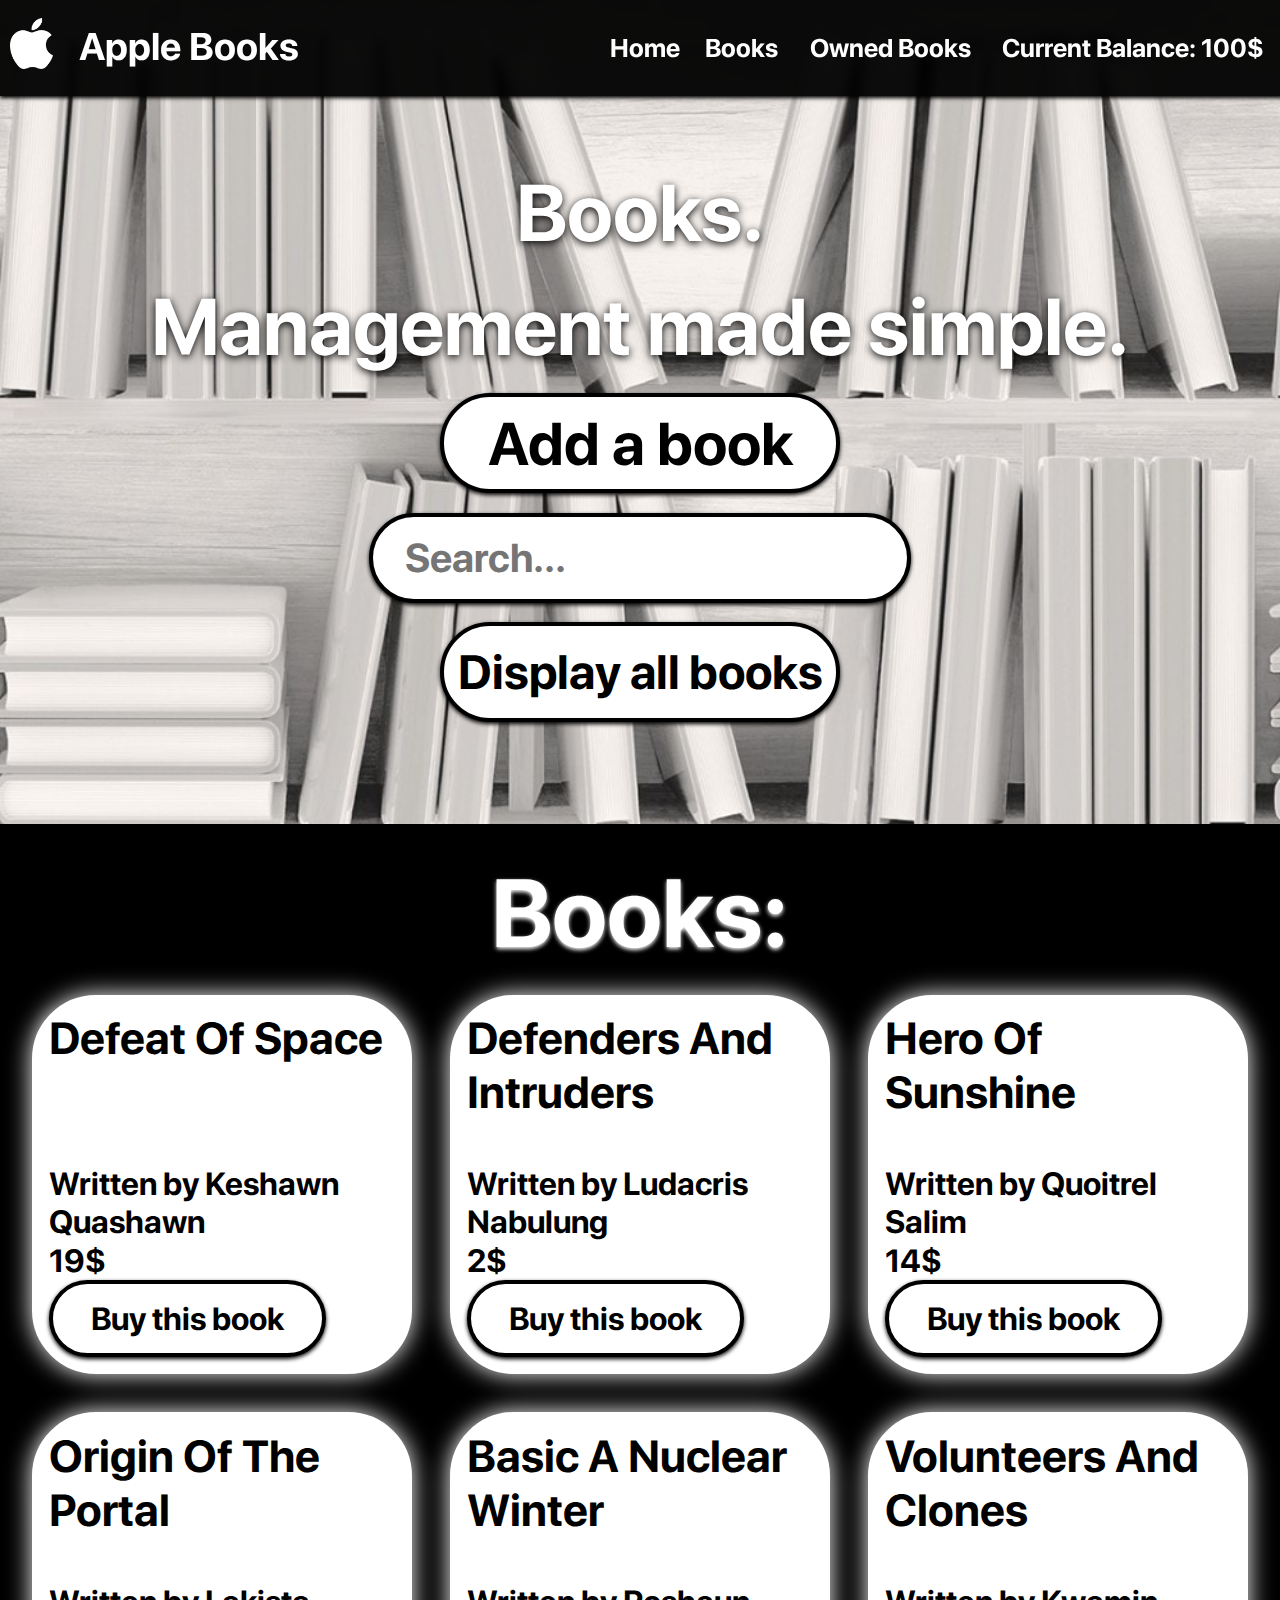
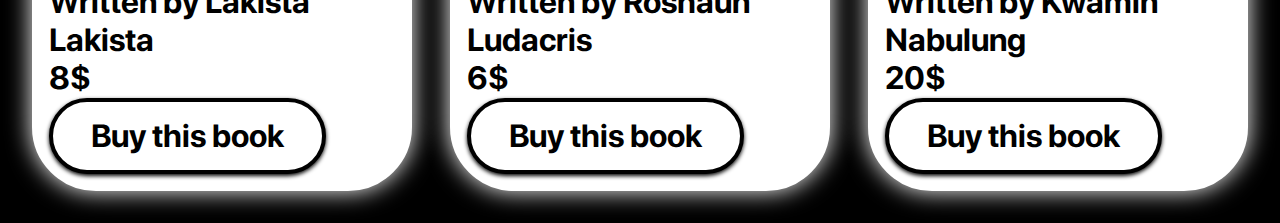
<file: index.html>
<!DOCTYPE html>
<html lang="en">
<head>
    <link rel="stylesheet" href="style.css">
    <meta charset="UTF-8">
    <title>Apple Books</title>
    <link rel="icon" href="res/img.png">
    <link rel="stylesheet" href="https://cdnjs.cloudflare.com/ajax/libs/font-awesome/5.15.3/css/all.min.css">
</head>
<body>

<div class="topbar" id="topbar">
    <div class="logo">
        <img class="apple" src="res/img.png" alt="">
        <h1 class="logo">Apple Books</h1>
    </div>

    <nav class="navbar">
        <a href="javascript:void(0);" class="icon" onclick="toggleNavbar()">
            <i class="fa fa-bars" style="color: white"></i>
        </a>
        <ul id="navbarItems">
            <li><a href="index.html">Home</a></li>
            <li><a href="#bookContainer">Books</a></li>
            <li><button id="displayOwnedBooksButton">Owned Books</button></li>
            <li><h1 id="balance" class="balance"></h1></li>
        </ul>
    </nav>
</div>

<div class="menuBackground" id="newBookMenuBG">
    <div id="bookMenu" class="bookMenu">
        <button class="xbutton" id="xbutton">X</button>
        <h1 class="logo" style="font-size: 50px; color: black; margin: 0; margin-bottom: 20px;">Add a book</h1>
        <input type="text" id="nameInput" class="bookinput" placeholder="Book name">
        <input type="text" id="ageInput" class="bookinput" placeholder="Book author">
        <input type="text" id="costInput" class="bookinput" placeholder="Book cost">
        <button id="submitButton">Submit</button>
    </div>
</div>

<div id="ownedBooksContainer" class="ownedBooksContainer">
    <div id="ownedBooksPanel" class="ownedBooksPanel">
        <div class="ownedBooksPanelContainer" id="ownedBooksPanelContainer">

        </div>
    </div>
</div>

<div class="mainMenu" id="mainMenu">

    <h1 class="menuText" style="margin-top: 5%">Books.</h1>
    <h1 class="menuText">Management made simple.</h1>
    <button id="addBookButton" class="addBookButton">Add a book</button>
    <input id="searchBar" class="searchBar" placeholder="Search...">
    <button id="displayAllBooksButton" class="addBookButton" style="font-size: 300%">Display all books</button>


</div>



<div class="bookPanel" id="bookPanel">
    <h1 class="titleText">Books:</h1>
    <div id="bookContainer" class="bookContainer">
        <h1 class="logo" style="font-size: 80px; color: white; margin-top: 0;">No books available.</h1>
    </div>
</div>
<script src="script.js"></script>
</body>
</html>
</file>
<file: style.css>
html {
    padding: 0;
    margin: 0;
    max-resolution: res;
}

body {
    display: flex;
    z-index: 0;
    background-color: white;
    background-size: 100%;
    width: auto;
    margin: 0;
    flex-direction: column;
}

.mainMenu {
    padding: 8vw 1vw 8vw 1vw;
    gap: 1.5vw;
    background-image: url("res/modern-library-wallpaper-in-white-p9752-35021_image.jpg");
    position: relative;
    background-size: cover;
    background-repeat: no-repeat;
    display: flex;
    height: 100%;
    flex-direction: column;
    align-items: center;
}

.bookContainer {
    /* margin: 1vw; */
    gap: 3vw;
    grid-template-columns: repeat(3, 1fr);
    position: relative;
    display: grid;
    flex-wrap: wrap;
    flex-direction: row;
    /* height: 40%; */
    justify-items: center;
    justify-content: center;
}

.apple {
    alignment: center;
    align-self: center;
    position: relative;
    display: flex;
    height: 4vw;
    bottom: 5px;
}

.titleText {
    font-family: SFPro;
    color: white;
    font-size: 6rem;
    align-self: center;
    margin-bottom: 2%;
    margin-top: 0;
    text-shadow: 0 2px 4px white;
}

.logo {
    margin: 0;
    gap: 2vw;
    display: flex;
    /* margin-right: 40px; */
    /* margin-left: 20px; */
    font-family: SFPro;
    color: white;
    font-size: 3vw;
}

.menuText {
    text-shadow: 0 2px 8px black;
    font-family: SFPro;
    color: white;
    stroke: black;
    stroke-width: 4px;
    font-size: 80px;
    margin: 0;
    text-align: center;
}

@font-face {
    font-family: "SFPro";
    src: url("res/fonts/SFPRODISPLAYBOLD.OTF") format("truetype");

}

@font-face {
    font-family: "SFProLight";
    src: url("res/fonts/SFPRODISPLAYREGULAR.OTF") format("truetype");
}

.navbar ul{
    gap: 2vw;
    list-style: none;
    margin-right: 2vw;
    padding: 0;
    display: flex;
    justify-content: center;
    flex-direction: row;
    align-items: center;
    visibility: visible;
}

.navbar ul li {
    transition: font-size 0.3s ease-in-out;
    text-decoration: none;
    /* padding: 10px; */
    /* margin-right: 40px; */
}

.navbar li a, .navbar li button, .navbar li h1 {
    align-self: center;
    text-decoration: none;
    font-size: 2vw;
    font-family: SFPro;
    color: white;
    border: none;
    background-color: rgba(0,0,0,0);
}

.navbar li:hover a, .navbar li:hover button{
    text-shadow: 0 0px 12px white;
}

.icon {
    position: absolute;
    top: 50%;
    right: 10%;
    transform: translate(-50%, -50%);
    visibility: hidden;
}

.balance {
    display: block;
    font-family: SFPro;
    color: white;
    /* font-size: 3vw; */
    /* position: absolute; */
    top: 50%;
    right: 50%;
    /* transform: translate(-50%, -50%); */
}


.topbar {
    height: fit-content;
    color: white;
    position: fixed;
    top: 0;
    left: 0;
    width: 100%;
    display: flex;
    align-items: center;
    background-color: rgba(0,0,0,0.95);
    backdrop-filter: blur(5px);
    padding: 0 10px;
    z-index: 9999;
    box-shadow: 0 2px 4px black;
    justify-content: space-between;
}

.ownedBooksPanel {
    overflow: auto;
    align-items: center;
    flex-direction: column;
    display: flex;
    align-items: center;
    padding-top: 5%;
    position: fixed;
    height: 100%;
    width: 100%;
    backdrop-filter: blur(20px);
    background-color: rgba(0,0,0,0.85);
    visibility: hidden;
    opacity: 0;
    transition: opacity 0.3s ease-in;
    transition: opacity 0.3s ease-out;
    z-index: 999;
    justify-content: center;
}

.ownedBooksPanelContainer {
    
padding: 1vw;
    
gap: 1vw;
    
grid-template-columns: repeat(3, 1fr);
    
position: relative;
    
display: grid;
    
flex-wrap: wrap;
    
flex-direction: row;
    
height: 40%;
    
box-shadow: inset 0px 0px 20px 20px black;
    
display: grid;
    
place-items: center;
    
width: 93vw;
    
overflow: auto;
    
height: 72vh;
    
flex-direction: row;
    
flex-wrap: wrap;
    
outline: 2px solid white;
    
justify-items: center;
    
justify-content: center;
    
align-items: center;
}

.ownedBooksContainer {
    
top: 0;
    
z-index: 988;
    
position: fixed;
    
/* display: grid; */
    
height: 100%;
    
width: 100%;
    
flex-wrap: nowrap;
    
flex-direction: column;
    
align-content: center;
    
justify-content: center;
    
visibility: hidden;
}

.xbutton{
    font-family: SFPro;
    font-size: 300%;
    padding: 0;
    position: absolute;
    top: 110%;
    left: 41%;
    border-radius: 10px;
    height: 20%;
    width: 20%;
    color: black;
    background-color: white;
    border: 4px solid black;
    transition: background-color 0.3s ease-in-out, transform 0.3s ease-in-out;
}

.xbutton:hover {
    background-color: black;
    color: white;
    transform: scale(0.95);
}

.bookMenu {
    align-items: center;
    flex-direction: column;
    box-shadow: 0 2px 4px black;
    border-radius: 20px;
    height: 400px;
    width: 450px;
    padding-top: 2%;
    background-color: white;
    display: flex;
    position: fixed;
}

.bookPanel {
    display: flex;
    flex-direction: column;
    height: fit-content;
    background-color: black;
    position: relative;
    box-sizing: border-box;
    width: 100%;
    padding: 2.5%;
    /* padding-left: 4%; */
}

.menuBackground {
    top: 0;
    flex-direction: column;
    display: flex;
    /* padding-top: 5%; */
    position: fixed;
    height: 100%;
    width: 100%;
    backdrop-filter: blur(20px);
    background-color: rgba(0,0,0,0.85);
    visibility: hidden;
    opacity: 0;
    transition: opacity 0.3s ease-in;
    transition: opacity 0.3s ease-out;
    z-index: 999;
    align-items: center;
    justify-content: center;
}

.active{
    opacity: 1;
    transition: opacity 0.3s ease-in-out;
}

.bookinput {
    border: 4px solid black;
    border-radius: 10px;
    position: relative;
    width: 300px;
    height: 10%;
    margin-bottom: 20px;
    font-family: SFPro;
    font-size: 30px;
    transition: transform 0.3s ease-in-out;

}


.bookinput:hover {
    transform: scale(0.95);
}

.bookinput:focus {
    transform: scale(0.95);
}



.addBookButton {
    /* margin-top: 2.5%; */
    border: 4px solid black;
    background-color: white;
    color: black;
    border-radius: 100px;
    width: 400px;
    height: 100px;
    font-size: 60px;
    text-align: center;
    font-family: SFPro;
    outline: none;
    box-shadow: 0 2px 4px black;
    transition: background-color 0.2s ease-in-out;
}

.addBookButton:hover {
    color: white;
    background-color: black;
}

.buyButton:hover {
    color: white;
    background-color: black;
}

.book {
    /* text-align: center; */
    display: inline-grid;
    grid-template-rows: 12vw 1fr 0.5fr 1fr;
    flex-direction: column;
    background-color: white;
    border: 4px solid white;
    /* width: 30vw; */
    /* height: 30vw; */
    border-radius: 5vw;
    box-shadow: 0 0 25px white;
    color: black;
    font-family: SFPro;
    font-size: 20px;
    /* margin: 2% 6.8%; */
    padding: 1vw;
    box-sizing: border-box;
}

.nameText {
    text-shadow: 0 0 20px white;
    /* -webkit-text-stroke: 1px white; */
    margin: 0;
    font-size: 3.5vw;
}

.authorText {
    margin: 0;
    font-size: 2.5vw;
}

.costText {
    font-size: 2.5vw;
    margin: 0;
}

.buyButton {
    overflow-wrap: break-word;
    /* margin-top: 2.5%; */
    border: 4px solid black;
    background-color: white;
    color: black;
    border-radius: 100px;
    text-align: center;
    font-family: SFPro;
    outline: none;
    box-shadow: 0 2px 4px black;
    transition: background-color 0.2s ease-in-out;
    width: 80%;
    height: 6vw;
    font-size: 2.5vw;
}

.searchMenu {
    position: relative;
    display: flex;
    flex-direction: column;
    align-items: center;
    justify-content: center;
    /* padding: 4%; */
}

.searchBar {
    border: 4px solid black;
    border-radius: 100px;
    position: relative;
    padding-left: 2.5%;
    width: 500px;
    height: 80px;
    /* margin-bottom: 20px; */
    font-family: SFPro;
    font-size: 40px;
    transition: transform 0.3s ease-in-out;
    box-shadow: 0 2px 4px black;
}

.searchBar:hover {
    transform: scale(0.95);
}

@media screen and (min-width: 900px) {
    .navbar ul {
        visibility: visible;
    }
}

@media screen and (max-width: 900px) {

    body {
        padding-top: 9vw;
    }

    .balance {
        display: none;
    }

    .bookContainer {
        grid-template-columns: repeat(2, 1fr);
    }

    .book {
        grid-template-rows: 18vw 10vw 5vw;
        height: 45vw;
        width: 45vw;
    }

    .nameText {
        font-size: 5vw;
    }

    .authorText {
        font-size: 4vw;
    }

    .costText {
        font-size: 4vw;
    }

    .buyButton {
    font-size: 3vw;
    height: auto;
    }

    .topbar {
        height: 15vw;
    }

    .navbar {

    }

    .navbar ul {
        overscroll-behavior-y: auto;
        margin: 0;
        /* padding: 0px; */
        gap: 5vw;
        background-color: rgba(0,0,0,0.95);
        backdrop-filter: blur(16px);
        width: 100%;
        display: flex;
        top: 15vw;
        left: 0;
        box-shadow: 0 2px 4px black;
        position: absolute;
        visibility: hidden;
        flex-direction: column;
        align-items: center;
    }

    .navbar ul li {
        float: none;
    }

    .navbar ul li a, .navbar ul li h1, .navbar ul li button {
        font-size: 5vw;
    }

    .logo {
        width: 60vw;
font-size: 6vw;
    }

    .apple {
        
height: 7vw;
    }

    .ownedBooksPanelContainer {
        grid-template-columns: repeat(2, 1fr);
    }

    .icon {
        visibility: visible;
        float: right;
    }
}

#submitButton {
    font-family: SFPro;
    border-radius: 10px;
    color: black;
    border: 4px solid black;
    background-color: white;
    box-shadow: 0 2px 4px white;
    height: 20%;
    width: 300px;
    font-size: 40px;
    transition: transform 0.3s ease-in-out, background-color 0.3s ease-in-out;
}

#submitButton:hover {
    transform: scale(0.95);
    background-color: black;
    color: white;
}

#out {
    color: white;
    font-family: SFProLight;
    position: relative;
    font-size: 30px;
    margin: 5px;
    bottom: 15px;
}
</file>
